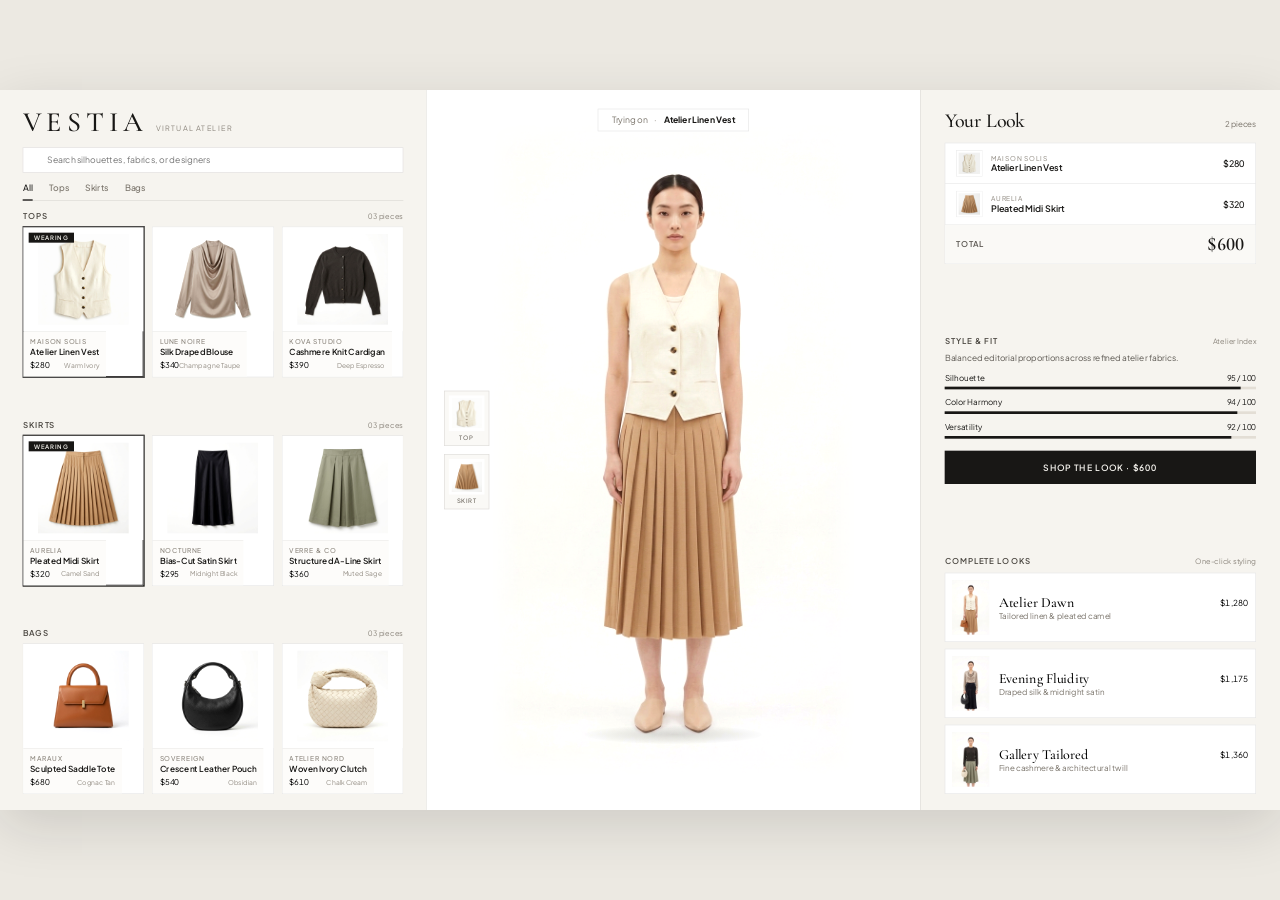
<file: public/vestia.html>
<!doctype html>
<html lang="en">
<head>
  <meta charset="UTF-8" />
  <meta name="viewport" content="width=device-width, initial-scale=1.0" />
  <title>VESTIA — Virtual Fitting Room</title>
  <link rel="preconnect" href="https://fonts.googleapis.com" />
  <link rel="preconnect" href="https://fonts.gstatic.com" crossorigin />
  <link href="https://fonts.googleapis.com/css2?family=Cormorant+Garamond:wght@400;500;600&family=Plus+Jakarta+Sans:wght@400;500;600;700&display=swap" rel="stylesheet" />
  <style>
    *, *::before, *::after { box-sizing: border-box; }
    html, body {
      margin: 0; padding: 0; width: 100%; height: 100%; overflow: hidden;
      background: #ECE9E2; color: #181715;
      font-family: "Plus Jakarta Sans", -apple-system, BlinkMacSystemFont, sans-serif;
      -webkit-font-smoothing: antialiased;
    }
    .viewport {
      width: 100vw; height: 100vh; display: flex; align-items: center; justify-content: center; overflow: hidden;
    }
    .canvas {
      width: 1920px; height: 1080px; display: flex; position: relative; overflow: hidden;
      background: #F6F4EF; box-shadow: 0 24px 80px rgba(24,23,21,0.14);
      transform-origin: center center; flex-shrink: 0; user-select: none;
    }
    .demo-mode, .demo-mode *, .demo-mode *::before, .demo-mode *::after {
      transition: none !important; animation: none !important;
    }
    .serif { font-family: "Cormorant Garamond", Georgia, serif; }
    .tabular { font-variant-numeric: lining-nums tabular-nums; }
    /* Left column */
    .col-left {
      width: 640px; height: 100%; background: #F6F4EF; border-right: 1px solid rgba(24,23,21,0.1);
      padding: 28px 34px 24px; display: flex; flex-direction: column; flex-shrink: 0;
    }
    .brand-row { display: flex; align-items: baseline; justify-content: space-between; margin-bottom: 16px; }
    .brand-title { font-size: 42px; line-height: 1; font-weight: 500; letter-spacing: 0.18em; margin: 0; }
    .brand-sub { font-size: 11px; letter-spacing: 0.16em; text-transform: uppercase; color: #8B857C; margin-left: 12px; }
    .search-wrap { position: relative; margin-bottom: 14px; }
    .search-input {
      width: 100%; height: 38px; background: #fff; border: 1px solid rgba(24,23,21,0.12);
      padding: 0 34px 0 36px; font-size: 13px; color: #181715; outline: none; font-family: inherit;
    }
    .search-input:focus { border-color: rgba(24,23,21,0.45); }
    .tabs { display: flex; gap: 24px; border-bottom: 1px solid rgba(24,23,21,0.1); margin-bottom: 16px; }
    .tab-btn {
      background: none; border: none; border-bottom: 2px solid transparent; margin-bottom: -1px;
      padding: 0 0 10px; font-size: 13px; font-weight: 500; color: #7A746B; cursor: pointer; font-family: inherit;
    }
    .tab-btn.active { border-bottom-color: #181715; color: #181715; }
    .catalog-sections { flex: 1; display: flex; flex-direction: column; justify-content: space-between; gap: 16px; overflow-y: auto; }
    .sec-head { display: flex; justify-content: space-between; align-items: baseline; margin-bottom: 8px; }
    .sec-title { font-size: 12px; font-weight: 600; letter-spacing: 0.12em; text-transform: uppercase; color: #4B4741; margin: 0; }
    .sec-meta { font-size: 11px; color: #8B857C; }
    .card-grid { display: grid; grid-template-columns: repeat(3, 1fr); gap: 12px; }
    .prod-card {
      position: relative; display: flex; flex-direction: column; text-align: left;
      background: #fff; border: 1px solid rgba(24,23,21,0.1); padding: 0; cursor: pointer; font-family: inherit;
    }
    .prod-card.wearing { border-color: #181715; box-shadow: inset 0 0 0 1px #181715, 0 0 0 1px #181715; }
    .wearing-tag {
      position: absolute; top: 8px; left: 8px; z-index: 5; background: #181715; color: #F6F4EF;
      font-size: 9px; font-weight: 600; letter-spacing: 0.16em; text-transform: uppercase; padding: 3px 8px; line-height: 1;
    }
    .prod-thumb { width: 100%; height: 156px; background: #fff; display: flex; align-items: center; justify-content: center; padding: 10px; overflow: hidden; }
    .prod-thumb img { width: 100%; height: 100%; object-fit: contain; filter: brightness(1.03) contrast(1.04); }
    .prod-info { padding: 8px 10px 10px; border-top: 1px solid rgba(24,23,21,0.06); background: #FDFCFA; }
    .prod-brand { font-size: 10px; font-weight: 500; letter-spacing: 0.11em; text-transform: uppercase; color: #8B857C; white-space: nowrap; overflow: hidden; text-overflow: ellipsis; }
    .prod-name { font-size: 12.5px; font-weight: 600; color: #181715; margin-top: 2px; white-space: nowrap; overflow: hidden; text-overflow: ellipsis; }
    .prod-foot { display: flex; justify-content: space-between; align-items: center; margin-top: 4px; font-size: 12px; }
    /* Center stage */
    .col-stage {
      width: 740px; height: 100%; background: #fff; position: relative;
      display: flex; align-items: center; justify-content: center; overflow: hidden; flex-shrink: 0;
    }
    .trying-banner {
      position: absolute; top: 28px; left: 50%; transform: translateX(-50%); z-index: 30;
      display: flex; align-items: center; gap: 10px; padding: 8px 20px;
      background: rgba(255,255,255,0.96); border: 1px solid rgba(24,23,21,0.1); font-size: 13px;
    }
    .worn-strip {
      position: absolute; left: 26px; top: 50%; transform: translateY(-50%); z-index: 30;
      display: flex; flex-direction: column; gap: 12px;
    }
    .worn-thumb {
      width: 68px; background: #FAF9F6; border: 1px solid rgba(24,23,21,0.12); padding: 6px;
      display: flex; flex-direction: column; align-items: center;
    }
    .worn-thumb img { width: 54px; height: 54px; object-fit: contain; background: #fff; padding: 4px; filter: brightness(1.03) contrast(1.04); }
    .worn-thumb span { margin-top: 4px; font-size: 9px; font-weight: 500; letter-spacing: 0.12em; text-transform: uppercase; color: #6D675F; }
    .model-box { width: 548px; height: 982px; position: relative; }
    .floor-shadow {
      position: absolute; bottom: 50px; left: 50%; transform: translateX(-50%);
      width: 265px; height: 28px; border-radius: 50%; z-index: 20; pointer-events: none;
      background: radial-gradient(ellipse at center, rgba(24,23,21,0.16) 0%, rgba(24,23,21,0.07) 44%, rgba(24,23,21,0) 74%);
    }
    .model-layers {
      position: relative; width: 100%; height: 100%; overflow: hidden; background: #fff;
      -webkit-mask-image: linear-gradient(to right, transparent 0%, black 8%, black 92%, transparent 100%), linear-gradient(to bottom, transparent 0%, black 5%, black 95%, transparent 100%);
      -webkit-mask-composite: source-in;
      mask-image: linear-gradient(to right, transparent 0%, black 8%, black 92%, transparent 100%), linear-gradient(to bottom, transparent 0%, black 5%, black 95%, transparent 100%);
      mask-composite: intersect;
    }
    /* Strictly NO mix-blend-mode on model images */
    .model-layer {
      position: absolute; inset: 0; width: 100%; height: 100%; object-fit: contain;
      pointer-events: none; filter: brightness(1.045) contrast(1.05);
    }
    .wipe-line {
      position: absolute; z-index: 10; height: 2px; pointer-events: none; transform: translateY(-50%);
      background: linear-gradient(90deg, rgba(255,255,255,0) 0%, rgba(255,255,255,0.95) 14%, #fff 50%, rgba(255,255,255,0.95) 86%, rgba(255,255,255,0) 100%);
      box-shadow: 0 0 10px 2px rgba(255,255,255,0.95), 0 0 22px 5px rgba(255,255,255,0.65);
      display: none;
    }
    .notice-bar {
      position: absolute; bottom: 28px; left: 50%; transform: translateX(-50%); z-index: 40;
      width: 560px; background: #181715; color: #F6F4EF; padding: 14px 20px;
      display: none; align-items: center; justify-content: space-between; gap: 16px; font-size: 12.5px;
    }
    .notice-bar.show { display: flex; }
    /* Right panel */
    .col-right {
      width: 540px; height: 100%; background: #F6F4EF; border-left: 1px solid rgba(24,23,21,0.1);
      padding: 28px 36px 24px; display: flex; flex-direction: column; justify-content: space-between; flex-shrink: 0;
    }
    .look-box { background: #fff; border: 1px solid rgba(24,23,21,0.1); }
    .look-row { display: flex; align-items: center; justify-content: space-between; padding: 10px 16px; border-bottom: 1px solid rgba(24,23,21,0.08); }
    .look-row:last-child { border-bottom: none; background: #FAF9F6; padding: 12px 16px; }
    .bar-track { width: 100%; height: 4px; background: #E3DED5; }
    .bar-fill { height: 100%; background: #181715; }
    .shop-btn {
      width: 100%; height: 50px; background: #181715; color: #F6F4EF; border: none;
      font-size: 13px; font-weight: 600; letter-spacing: 0.1em; text-transform: uppercase;
      cursor: pointer; font-family: inherit;
    }
    .complete-card {
      width: 100%; background: #fff; border: 1px solid rgba(24,23,21,0.1); padding: 10px;
      display: flex; align-items: center; gap: 14px; text-align: left; cursor: pointer; font-family: inherit;
    }
    .complete-card.active { border-color: #181715; box-shadow: inset 0 0 0 1px #181715, 0 0 0 1px #181715; }
    .drawer {
      position: absolute; inset: 0; z-index: 50; display: none; justify-content: flex-end; background: rgba(24,23,21,0.08);
    }
    .drawer.open { display: flex; }
    .drawer-panel {
      width: 540px; height: 100%; background: #F6F4EF; border-left: 1px solid rgba(24,23,21,0.18);
      padding: 32px 36px; display: flex; flex-direction: column; justify-content: space-between;
      box-shadow: -24px 0 60px rgba(24,23,21,0.12);
    }
    .demo-overlay { position: absolute; inset: 0; z-index: 100; pointer-events: none; overflow: hidden; }
  </style>
</head>
<body>
  <div class="viewport" id="viewport">
    <div class="canvas" id="canvas">
      <aside class="col-left">
        <div class="brand-row">
          <div><span class="serif brand-title">VESTIA</span><span class="brand-sub">Virtual Atelier</span></div>
        </div>
        <div class="search-wrap">
          <input id="searchInput" class="search-input" type="text" placeholder="Search silhouettes, fabrics, or designers" />
        </div>
        <div class="tabs" id="tabs">
          <button class="tab-btn active" data-cat="all">All</button>
          <button class="tab-btn" data-cat="top">Tops</button>
          <button class="tab-btn" data-cat="skirt">Skirts</button>
          <button class="tab-btn" data-cat="bag">Bags</button>
        </div>
        <div class="catalog-sections" id="catalogRoot"></div>
      </aside>

      <main class="col-stage">
        <div class="trying-banner"><span style="color:#7A746B">Trying on</span><span style="color:#8B857C">·</span><strong id="tryingOnLabel">Atelier Linen Vest</strong></div>
        <div class="worn-strip" id="wornStrip"></div>
        <div class="model-box">
          <div class="floor-shadow"></div>
          <div class="model-layers" id="modelLayers">
            <div class="wipe-line" id="wipeLine"></div>
          </div>
        </div>
        <div class="notice-bar" id="noticeBar">
          <span id="noticeText"></span>
          <button id="noticeClose" style="background:none;border:none;color:#F6F4EF;cursor:pointer;font-size:16px">×</button>
        </div>
      </main>

      <aside class="col-right">
        <div>
          <div style="display:flex;justify-content:space-between;align-items:baseline;margin-bottom:14px">
            <h2 class="serif" style="font-size:30px;margin:0;font-weight:500">Your Look</h2>
            <span id="pieceCount" class="tabular" style="font-size:12px;color:#7A746B">2 pieces</span>
          </div>
          <div class="look-box" id="yourLookBox"></div>
        </div>

        <div>
          <div style="display:flex;justify-content:space-between;align-items:baseline;margin-bottom:10px">
            <span class="sec-title">Style &amp; Fit</span>
            <span class="sec-meta">Atelier Index</span>
          </div>
          <p id="styleNote" style="font-size:12.5px;color:#5C5852;margin:0 0 14px"></p>
          <div id="styleBars" style="display:flex;flex-direction:column;gap:12px;margin-bottom:18px"></div>
          <button class="shop-btn tabular" id="shopBtn" data-demo-target="shop-the-look">Shop the look · $600</button>
        </div>

        <div>
          <div style="display:flex;justify-content:space-between;align-items:baseline;margin-bottom:10px">
            <span class="sec-title">Complete looks</span>
            <span class="sec-meta">One-click styling</span>
          </div>
          <div id="completeLooksRoot" style="display:flex;flex-direction:column;gap:10px"></div>
        </div>
      </aside>

      <div class="drawer" id="shopDrawer">
        <div style="flex:1" id="drawerBackdrop"></div>
        <div class="drawer-panel">
          <div>
            <div style="display:flex;justify-content:space-between;align-items:flex-start;padding-bottom:18px;border-bottom:1px solid rgba(24,23,21,0.1)">
              <div>
                <div style="font-size:11px;letter-spacing:0.14em;text-transform:uppercase;color:#8B857C">VESTIA Atelier Bag</div>
                <h2 class="serif" style="font-size:34px;margin:4px 0 0;font-weight:500">Shop the Look</h2>
              </div>
              <button id="closeDrawerBtn" style="padding:6px 10px;background:#fff;border:1px solid rgba(24,23,21,0.12);cursor:pointer">×</button>
            </div>
            <div id="drawerItems" style="margin-top:20px;display:flex;flex-direction:column;gap:12px"></div>
          </div>
          <div style="border-top:1px solid rgba(24,23,21,0.12);padding-top:18px">
            <div style="display:flex;justify-content:space-between;align-items:baseline;margin-bottom:16px">
              <span style="font-size:12px;font-weight:600;letter-spacing:0.1em;text-transform:uppercase">Estimated Total</span>
              <span id="drawerTotal" class="serif tabular" style="font-size:30px;font-weight:600">$600</span>
            </div>
            <button class="shop-btn" id="drawerConfirmBtn">Add to Bag</button>
          </div>
        </div>
      </div>

      <div class="demo-overlay" id="demoOverlay"></div>
    </div>
  </div>

  <script>
    const ITEMS = [
      { id: 'T01', category: 'top', name: 'Atelier Linen Vest', brand: 'MAISON SOLIS', price: 280, color: 'Warm Ivory', image: './img/T01.jpg' },
      { id: 'T02', category: 'top', name: 'Silk Draped Blouse', brand: 'LUNE NOIRE', price: 340, color: 'Champagne Taupe', image: './img/T02.jpg' },
      { id: 'T03', category: 'top', name: 'Cashmere Knit Cardigan', brand: 'KOVA STUDIO', price: 390, color: 'Deep Espresso', image: './img/T03.jpg' },
      { id: 'S01', category: 'skirt', name: 'Pleated Midi Skirt', brand: 'AURELIA', price: 320, color: 'Camel Sand', image: './img/S01.jpg' },
      { id: 'S02', category: 'skirt', name: 'Bias-Cut Satin Skirt', brand: 'NOCTURNE', price: 295, color: 'Midnight Black', image: './img/S02.jpg' },
      { id: 'S03', category: 'skirt', name: 'Structured A-Line Skirt', brand: 'VERRE & CO', price: 360, color: 'Muted Sage', image: './img/S03.jpg' },
      { id: 'B01', category: 'bag', name: 'Sculpted Saddle Tote', brand: 'MARAUX', price: 680, color: 'Cognac Tan', image: './img/B01.jpg' },
      { id: 'B02', category: 'bag', name: 'Crescent Leather Pouch', brand: 'SOVEREIGN', price: 540, color: 'Obsidian', image: './img/B02.jpg' },
      { id: 'B03', category: 'bag', name: 'Woven Ivory Clutch', brand: 'ATELIER NORD', price: 610, color: 'Chalk Cream', image: './img/B03.jpg' },
    ];
    const BY_ID = Object.fromEntries(ITEMS.map(i => [i.id, i]));
    const AVAILABLE = new Set([
      'T01_S01_00','T01_S02_00','T01_S03_00','T02_S01_00','T02_S02_00','T02_S03_00','T03_S01_00','T03_S02_00','T03_S03_00',
      'T01_S01_B01','T01_S01_B02','T01_S01_B03','T02_S02_B01','T02_S02_B02','T02_S02_B03','T03_S03_B01','T03_S03_B02','T03_S03_B03'
    ]);
    const COMPLETE_LOOKS = [
      { id: 'look-1', title: 'Atelier Dawn', subtitle: 'Tailored linen & pleated camel', topId: 'T01', skirtId: 'S01', bagId: 'B01' },
      { id: 'look-2', title: 'Evening Fluidity', subtitle: 'Draped silk & midnight satin', topId: 'T02', skirtId: 'S02', bagId: 'B02' },
      { id: 'look-3', title: 'Gallery Tailored', subtitle: 'Fine cashmere & architectural twill', topId: 'T03', skirtId: 'S03', bagId: 'B03' },
    ];
    const ZONES = {
      top: { top: 19, bottom: 48, left: 26, right: 74 },
      skirt: { top: 41, bottom: 82, left: 24, right: 76 },
      bag: { top: 51, bottom: 75, left: 17, right: 48 },
      full: { top: 15, bottom: 93, left: 17, right: 83 },
    };
    const DEMO_SCRIPT = [
      { time: 2, target: 'S02', kind: 'item', itemId: 'S02' },
      { time: 4, target: 'T02', kind: 'item', itemId: 'T02' },
      { time: 6, target: 'B01', kind: 'item', itemId: 'B01' },
      { time: 8, target: 'B02', kind: 'item', itemId: 'B02' },
      { time: 10, target: 'look-3', kind: 'complete', lookId: 'look-3' },
      { time: 12, target: 'B01', kind: 'item', itemId: 'B01' },
      { time: 14, target: 'shop-the-look', kind: 'shop' },
    ];

    const state = {
      topId: 'T01', skirtId: 'S01', bagId: null,
      prevKey: 'T01_S01_00', activeKey: 'T01_S01_00',
      zone: 'full', progress: 1, tryingOn: 'Atelier Linen Vest',
      cat: 'all', q: '', drawer: false, demo: false
    };

    const ease = t => t < 0.5 ? 4*t*t*t : 1 - Math.pow(-2*t + 2, 3) / 2;
    const lookKey = (t, s, b) => `${t}_${s}_${b || '00'}`;

    function scaleCanvas() {
      const s = Math.min(window.innerWidth / 1920, window.innerHeight / 1080);
      document.getElementById('canvas').style.transform = `scale(${s})`;
    }
    window.addEventListener('resize', scaleCanvas);
    scaleCanvas();

    // Pre-stack all 18 model images inside stage
    const layersEl = document.getElementById('modelLayers');
    const wipeLineEl = document.getElementById('wipeLine');
    const layerNodes = {};
    AVAILABLE.forEach(k => {
      const img = document.createElement('img');
      img.src = `./img/${k}.jpg`;
      img.className = 'model-layer';
      img.style.opacity = k === state.activeKey ? '1' : '0';
      img.style.zIndex = k === state.activeKey ? '2' : '0';
      layersEl.insertBefore(img, wipeLineEl);
      layerNodes[k] = img;
    });

    function applyReveal() {
      const trans = state.prevKey !== state.activeKey && state.progress < 1;
      const b = ZONES[state.zone];
      let clip = 'inset(0% 0% 0% 0%)';
      let showLine = false, lineTop = b.bottom, lineOp = 0;
      if (trans) {
        if (state.progress <= 0.86) {
          const p = ease(state.progress / 0.86);
          const cy = b.top + (b.bottom - b.top) * p;
          clip = `inset(${b.top}% ${100 - b.right}% ${Math.max(0, 100 - cy)}% ${b.left}%)`;
          showLine = true; lineTop = cy; lineOp = Math.min(1, state.progress / 0.08);
        } else {
          const sp = ease((state.progress - 0.86) / 0.14);
          clip = `inset(${b.top*(1-sp)}% ${(100-b.right)*(1-sp)}% ${(100-b.bottom)*(1-sp)}% ${b.left*(1-sp)}%)`;
          showLine = sp < 0.95; lineTop = b.bottom; lineOp = Math.max(0, 1 - sp*1.15);
        }
      }
      AVAILABLE.forEach(k => {
        const el = layerNodes[k];
        if (k === state.activeKey) {
          el.style.zIndex = '2'; el.style.opacity = '1'; el.style.clipPath = clip;
        } else if (trans && k === state.prevKey) {
          el.style.zIndex = '1'; el.style.opacity = '1'; el.style.clipPath = 'inset(0% 0% 0% 0%)';
        } else {
          el.style.zIndex = '0'; el.style.opacity = '0'; el.style.clipPath = '';
        }
      });
      wipeLineEl.style.display = showLine ? 'block' : 'none';
      wipeLineEl.style.top = `${lineTop}%`;
      wipeLineEl.style.left = `${b.left}%`;
      wipeLineEl.style.width = `${b.right - b.left}%`;
      wipeLineEl.style.opacity = `${lineOp}`;
    }

    let rafId = null;
    function startWipe(fromKey, zone) {
      if (rafId) cancelAnimationFrame(rafId);
      state.prevKey = fromKey; state.zone = zone; state.progress = 0;
      const t0 = performance.now();
      const step = now => {
        state.progress = Math.min(1, (now - t0) / 850);
        applyReveal();
        if (state.progress < 1) rafId = requestAnimationFrame(step);
      };
      rafId = requestAnimationFrame(step);
    }

    function showNotice(msg) {
      const bar = document.getElementById('noticeBar');
      if (!msg) { bar.classList.remove('show'); return; }
      document.getElementById('noticeText').textContent = msg;
      bar.classList.add('show');
    }

    function renderUI() {
      const worn = [BY_ID[state.topId], BY_ID[state.skirtId]].concat(state.bagId ? [BY_ID[state.bagId]] : []);
      const total = worn.reduce((a, i) => a + i.price, 0);
      document.getElementById('tryingOnLabel').textContent = state.tryingOn;
      document.getElementById('wornStrip').innerHTML = worn.map(i => `<div class="worn-thumb"><img src="${i.image}" alt="${i.name}" /><span>${i.category}</span></div>`).join('');

      // Catalog
      const groups = [
        { id: 'top', label: 'Tops' },
        { id: 'skirt', label: 'Skirts' },
        { id: 'bag', label: 'Bags' },
      ];
      const q = state.q.trim().toLowerCase();
      document.getElementById('catalogRoot').innerHTML = groups
        .filter(g => state.cat === 'all' || state.cat === g.id)
        .map(g => {
          const list = ITEMS.filter(i => i.category === g.id && (!q || i.name.toLowerCase().includes(q) || i.brand.toLowerCase().includes(q)));
          if (!list.length) return '';
          return `<div><div class="sec-head"><h3 class="sec-title">${g.label}</h3><span class="sec-meta tabular">0${list.length} pieces</span></div><div class="card-grid">${list.map(item => {
            const w = item.id === state.topId || item.id === state.skirtId || item.id === state.bagId;
            return `<button class="prod-card ${w ? 'wearing' : ''}" data-item="${item.id}" data-demo-target="${item.id}">${w ? '<span class="wearing-tag">WEARING</span>' : ''}<div class="prod-thumb"><img src="${item.image}" alt="${item.name}" /></div><div class="prod-info"><div class="prod-brand">${item.brand}</div><div class="prod-name">${item.name}</div><div class="prod-foot"><span class="tabular">$${item.price}</span><span style="font-size:10px;color:#948E85">${item.color}</span></div></div></button>`;
          }).join('')}</div></div>`;
        }).join('');

      document.getElementById('pieceCount').textContent = `${worn.length} pieces`;
      document.getElementById('yourLookBox').innerHTML = worn.map(i => `<div class="look-row"><div style="display:flex;align-items:center;gap:12px"><img src="${i.image}" style="width:40px;height:40px;object-fit:contain;border:1px solid rgba(24,23,21,0.08);padding:3px;background:#fff" /><div><div style="font-size:10px;letter-spacing:0.12em;color:#8B857C">${i.brand}</div><div style="font-size:13.5px;font-weight:600">${i.name}</div></div></div><span class="tabular" style="font-size:13.5px;font-weight:500">$${i.price}</span></div>`).join('')
        + `<div class="look-row"><span style="font-size:12px;font-weight:600;letter-spacing:0.1em;text-transform:uppercase;color:#5C5852">Total</span><span class="serif tabular" style="font-size:28px;font-weight:600">$${total.toLocaleString()}</span></div>`;

      const scores = [
        ['Silhouette', state.bagId ? 97 : 95],
        ['Color Harmony', state.bagId ? 98 : 94],
        ['Versatility', state.bagId ? 94 : 92],
      ];
      document.getElementById('styleNote').textContent = 'Balanced editorial proportions across refined atelier fabrics.';
      document.getElementById('styleBars').innerHTML = scores.map(([l, v]) => `<div><div style="display:flex;justify-content:space-between;font-size:12px;margin-bottom:6px"><span>${l}</span><span class="tabular">${v} / 100</span></div><div class="bar-track"><div class="bar-fill" style="width:${v}%"></div></div></div>`).join('');
      document.getElementById('shopBtn').textContent = `Shop the look · $${total.toLocaleString()}`;

      document.getElementById('completeLooksRoot').innerHTML = COMPLETE_LOOKS.map(l => {
        const active = state.topId === l.topId && state.skirtId === l.skirtId && state.bagId === l.bagId;
        const lt = BY_ID[l.topId].price + BY_ID[l.skirtId].price + BY_ID[l.bagId].price;
        return `<button class="complete-card ${active ? 'active' : ''}" data-look="${l.id}" data-demo-target="${l.id}"><img src="./img/${lookKey(l.topId, l.skirtId, l.bagId)}.jpg" style="width:56px;height:82px;object-fit:cover;object-position:top;filter:brightness(1.04) contrast(1.05)" /><div style="flex:1;min-width:0"><div style="display:flex;justify-content:space-between;align-items:center"><span class="serif" style="font-size:21px;font-weight:500">${l.title}</span><span class="tabular" style="font-size:12.5px">$${lt.toLocaleString()}</span></div><div style="font-size:12px;color:#7A746B">${l.subtitle}</div></div></button>`;
      }).join('');

      const drawer = document.getElementById('shopDrawer');
      drawer.classList.toggle('open', state.drawer);
      document.getElementById('drawerItems').innerHTML = worn.map(i => `<div style="background:#fff;border:1px solid rgba(24,23,21,0.1);padding:14px;display:flex;gap:14px;align-items:center"><img src="${i.image}" style="width:64px;height:64px;object-fit:contain" /><div style="flex:1"><div style="font-size:10px;color:#8B857C">${i.brand}</div><div style="font-size:14.5px;font-weight:600">${i.name}</div></div><span class="tabular" style="font-weight:600">$${i.price}</span></div>`).join('');
      document.getElementById('drawerTotal').textContent = `$${total.toLocaleString()}`;
      applyReveal();
    }

    function selectItem(id, interactive = true) {
      const item = BY_ID[id]; if (!item) return;
      const before = state.activeKey;
      if (item.category === 'top' || item.category === 'skirt') {
        const nt = item.category === 'top' ? item.id : state.topId;
        const ns = item.category === 'skirt' ? item.id : state.skirtId;
        const nb = state.bagId && AVAILABLE.has(lookKey(nt, ns, state.bagId)) ? state.bagId : null;
        state.topId = nt; state.skirtId = ns; state.bagId = nb;
        state.activeKey = lookKey(nt, ns, nb); state.tryingOn = item.name;
        if (interactive) { showNotice(null); startWipe(before, item.category); }
      } else {
        if (state.bagId === item.id) {
          state.bagId = null; state.activeKey = lookKey(state.topId, state.skirtId, null);
          if (interactive) startWipe(before, 'bag');
        } else if (AVAILABLE.has(lookKey(state.topId, state.skirtId, item.id))) {
          state.bagId = item.id; state.activeKey = lookKey(state.topId, state.skirtId, item.id); state.tryingOn = item.name;
          if (interactive) { showNotice(null); startWipe(before, 'bag'); }
        } else if (interactive) {
          showNotice(`${item.name} preview is curated for our 3 signature looks. Choose a Complete look to preview bags.`);
        }
      }
      if (interactive) renderUI();
    }

    document.getElementById('catalogRoot').addEventListener('click', e => {
      const btn = e.target.closest('[data-item]');
      if (btn && !state.demo) selectItem(btn.dataset.item, true);
    });
    document.getElementById('completeLooksRoot').addEventListener('click', e => {
      const btn = e.target.closest('[data-look]');
      if (!btn || state.demo) return;
      const l = COMPLETE_LOOKS.find(x => x.id === btn.dataset.look);
      if (!l) return;
      const before = state.activeKey;
      state.topId = l.topId; state.skirtId = l.skirtId; state.bagId = l.bagId;
      state.activeKey = lookKey(l.topId, l.skirtId, l.bagId); state.tryingOn = l.title;
      showNotice(null); startWipe(before, 'full'); renderUI();
    });
    document.getElementById('tabs').addEventListener('click', e => {
      const btn = e.target.closest('[data-cat]');
      if (!btn) return;
      state.cat = btn.dataset.cat;
      document.querySelectorAll('.tab-btn').forEach(b => b.classList.toggle('active', b === btn));
      renderUI();
    });
    document.getElementById('searchInput').addEventListener('input', e => { state.q = e.target.value; renderUI(); });
    document.getElementById('shopBtn').addEventListener('click', () => { state.drawer = true; renderUI(); });
    document.getElementById('closeDrawerBtn').addEventListener('click', () => { state.drawer = false; renderUI(); });
    document.getElementById('drawerBackdrop').addEventListener('click', () => { state.drawer = false; renderUI(); });
    document.getElementById('noticeClose').addEventListener('click', () => showNotice(null));

    // Deterministic demo mode (?demo=1&t=...)
    window.__VESTIA_SET_DEMO_TIME__ = function(t) {
      state.demo = true;
      document.getElementById('viewport').classList.add('demo-mode');
      state.topId = 'T01'; state.skirtId = 'S01'; state.bagId = null;
      state.prevKey = 'T01_S01_00'; state.activeKey = 'T01_S01_00';
      state.zone = 'full'; state.progress = 1; state.tryingOn = 'Atelier Linen Vest'; state.drawer = false;
      for (const act of DEMO_SCRIPT) {
        if (t < act.time) break;
        if (act.kind === 'shop') { state.drawer = true; continue; }
        const before = state.activeKey;
        if (act.kind === 'item') { selectItem(act.itemId, false); state.zone = BY_ID[act.itemId].category; }
        else {
          const l = COMPLETE_LOOKS.find(x => x.id === act.lookId);
          state.topId = l.topId; state.skirtId = l.skirtId; state.bagId = l.bagId;
          state.activeKey = lookKey(l.topId, l.skirtId, l.bagId); state.tryingOn = l.title; state.zone = 'full';
        }
        state.prevKey = before; state.progress = Math.min(1, (t - act.time) / 0.85);
      }
      renderUI();
    };

    renderUI();
    const params = new URLSearchParams(location.search);
    if (params.get('demo') === '1') {
      window.__VESTIA_SET_DEMO_TIME__(parseFloat(params.get('t') || '0') || 0);
    }
  </script>
</body>
</html>
</file>
